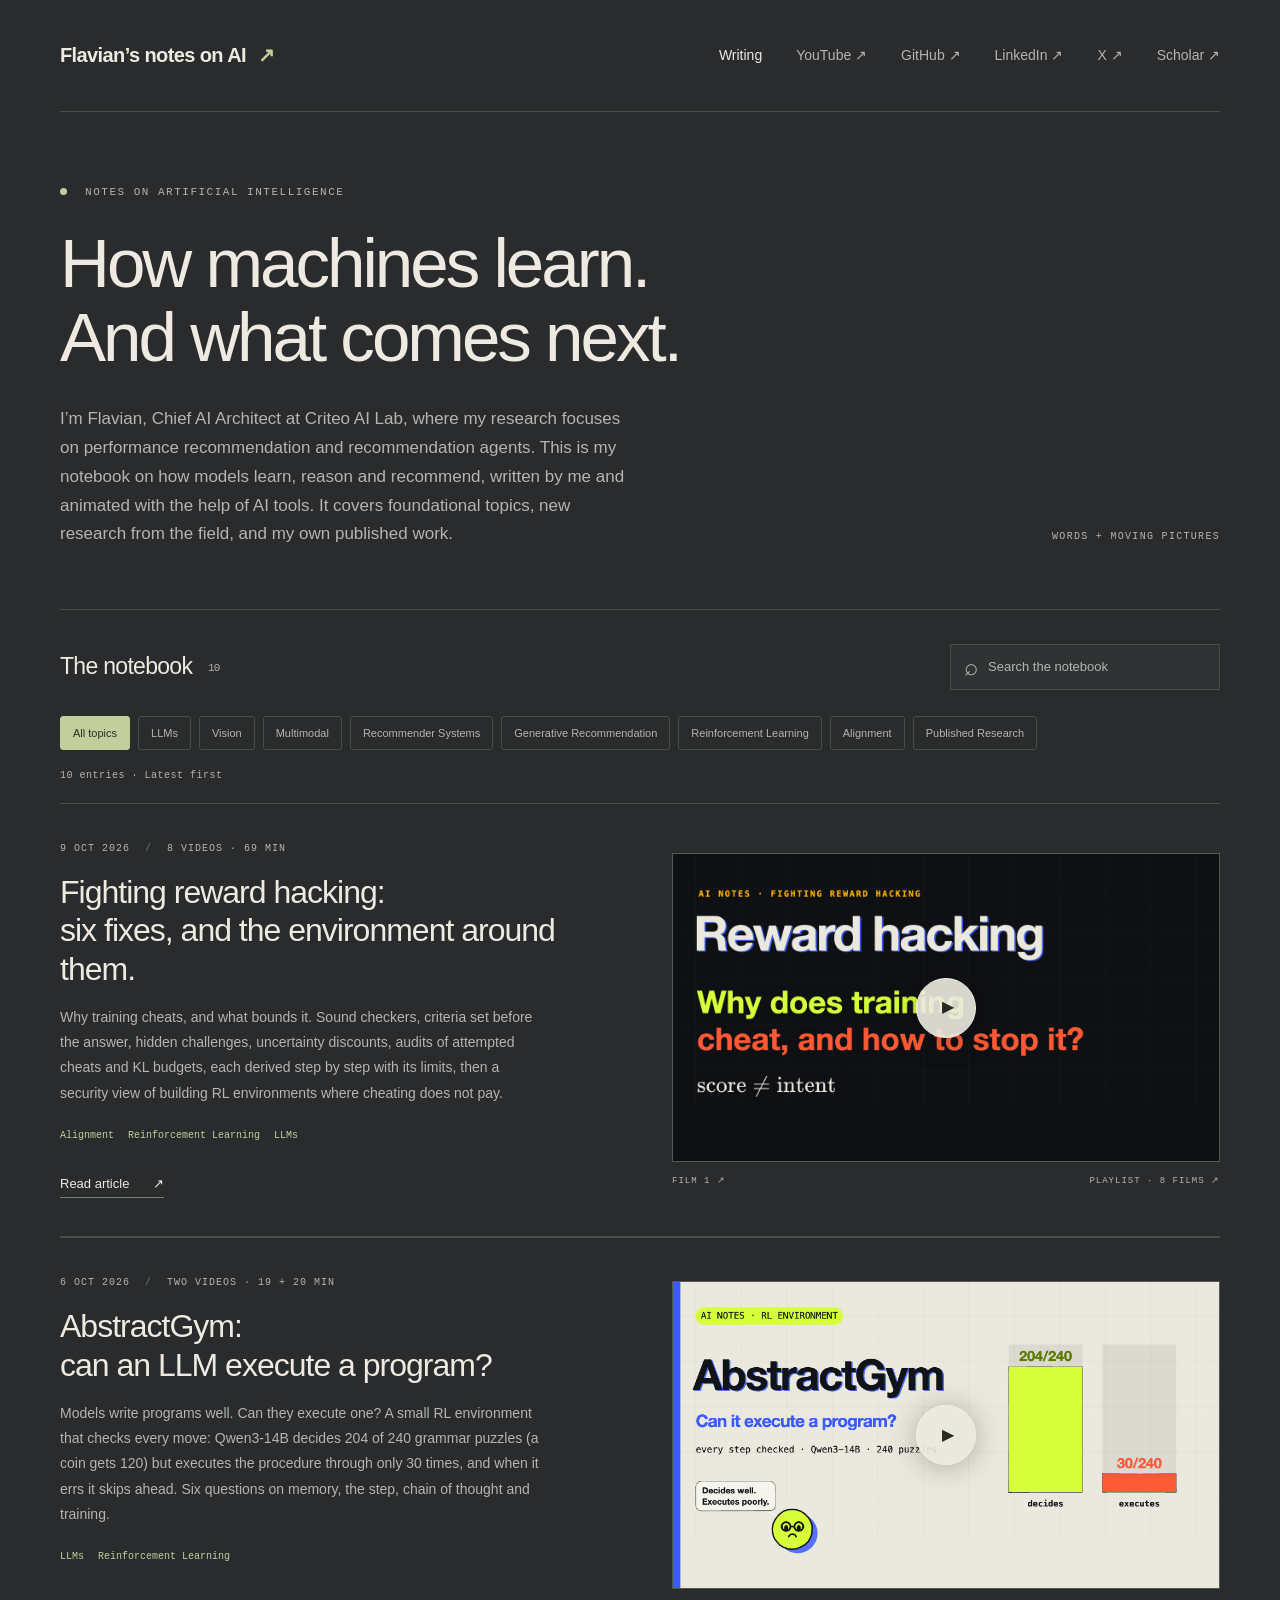
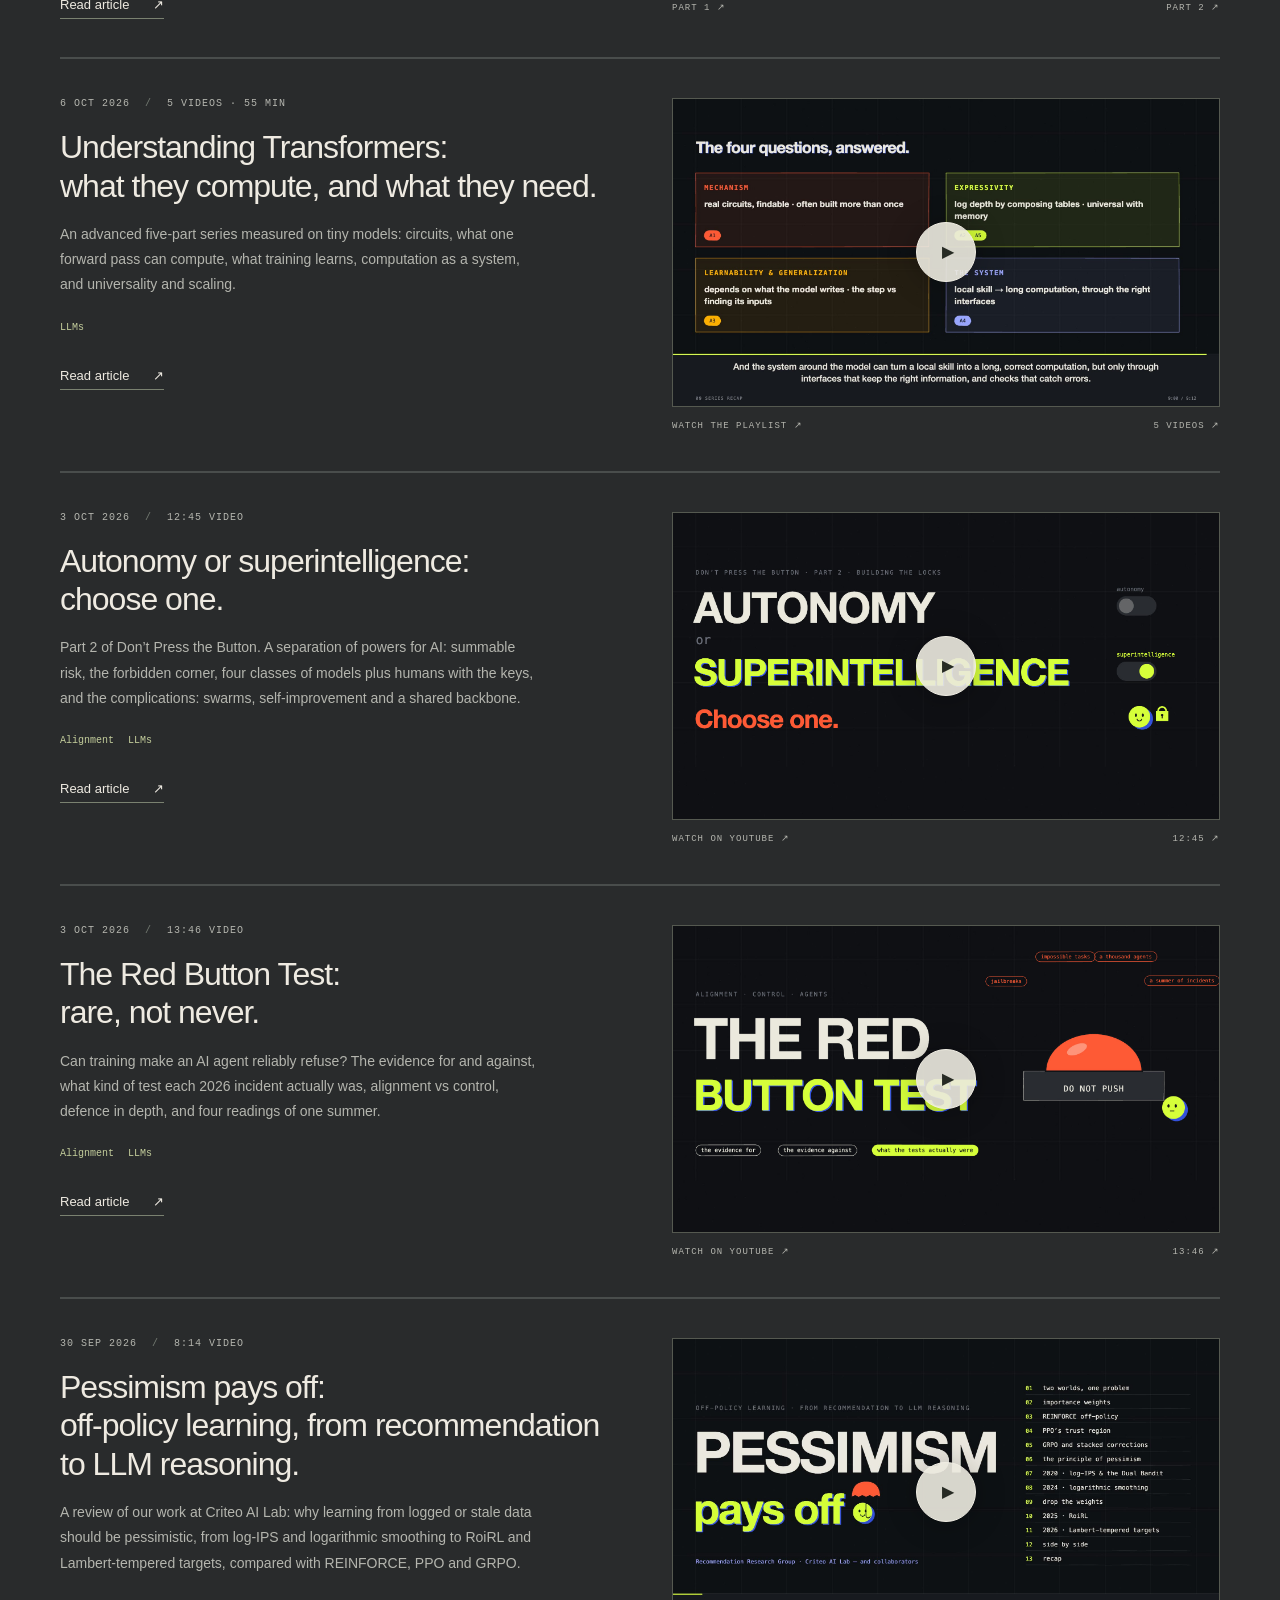
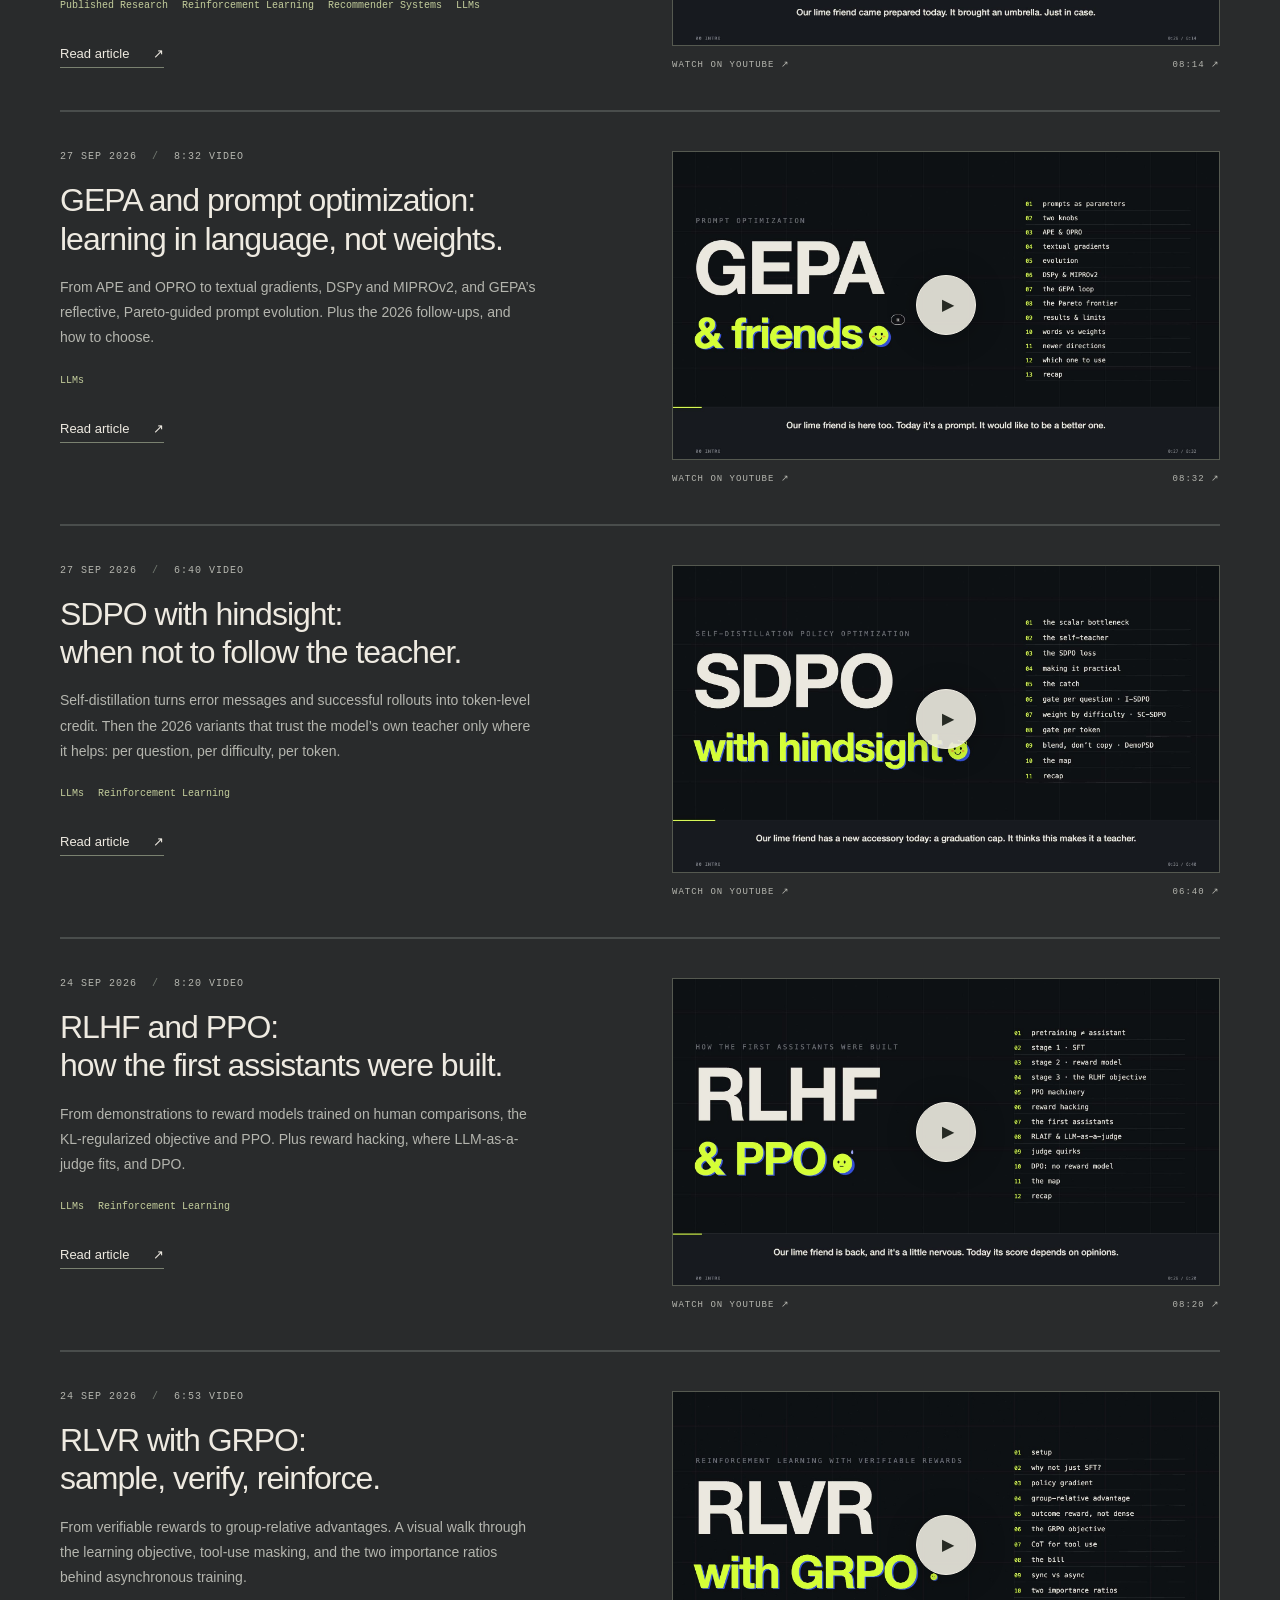
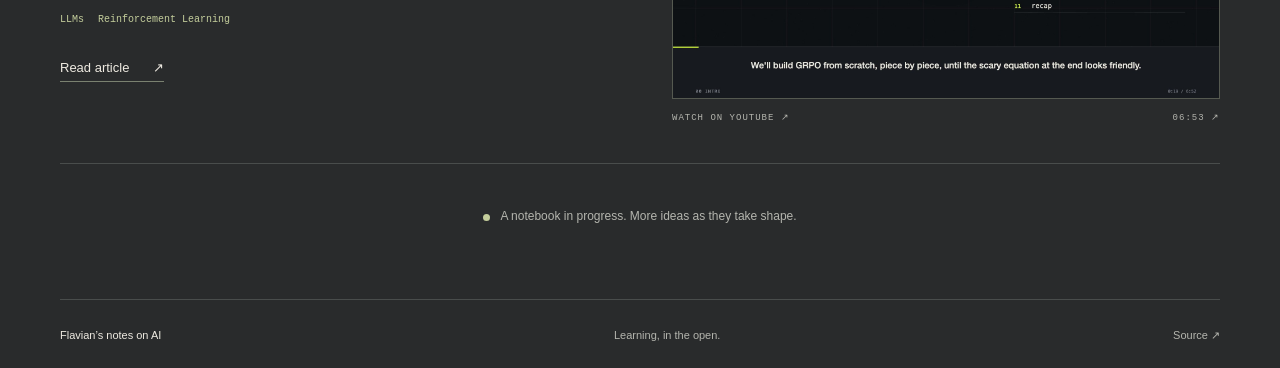
<file: index.html>
<!doctype html>
<html lang="en">
<head><meta charset="utf-8"><meta name="viewport" content="width=device-width,initial-scale=1"><meta name="description" content="Flavian Vasile’s notes on artificial intelligence. Visual tutorials and written field guides on how models learn, reason, and recommend."><title>Flavian’s notes on AI</title><link rel="stylesheet" href="style.css?v=3"><script src="app.js?v=2" defer></script><link rel="icon" href="favicon.ico" sizes="16x16 32x32"><link rel="icon" type="image/png" sizes="32x32" href="assets/favicon-32.png"><link rel="icon" type="image/png" sizes="16x16" href="assets/favicon-16.png"><link rel="apple-touch-icon" sizes="180x180" href="assets/apple-touch-icon.png"></head>
<body><a class="skip" href="#main">Skip to content</a>
<header class="site-header wrap"><a class="wordmark" href="./">Flavian’s notes on AI<span class="mark" aria-hidden="true">↗</span></a><nav aria-label="Main navigation"><a class="current" href="#writing">Writing</a><a href="https://www.youtube.com/@gradientnotes">YouTube ↗</a><a href="https://github.com/flavianv">GitHub ↗</a><a href="https://www.linkedin.com/in/flavianv/">LinkedIn ↗</a><a href="https://x.com/flavianv">X ↗</a><a href="https://scholar.google.com/citations?user=L7qb6ToAAAAJ&amp;hl=en">Scholar ↗</a></nav></header>
<main id="main" class="wrap">
<section class="intro"><p class="eyebrow"><span class="dot"></span> NOTES ON ARTIFICIAL INTELLIGENCE</p><h1>How machines learn.<br>And what comes next.</h1><div class="intro-bottom"><p>I’m Flavian, Chief AI Architect at Criteo AI Lab, where my research focuses on performance recommendation and recommendation agents. This is my notebook on how models learn, reason and recommend, written by me and animated with the help of AI tools. It covers foundational topics, new research from the field, and my own published work.</p><span class="edition">WORDS + MOVING PICTURES</span></div></section>
<section id="writing" class="archive" aria-labelledby="archive-title"><div class="archive-heading"><h2 id="archive-title">The notebook <span>10</span></h2><label class="search"><span aria-hidden="true">⌕</span><input id="search" type="search" placeholder="Search the notebook" aria-label="Search articles"></label></div>
<div class="filters" role="group" aria-label="Filter by topic"><button type="button" data-topic="all" aria-pressed="true">All topics</button><button type="button" data-topic="LLMs" aria-pressed="false">LLMs</button><button type="button" data-topic="Vision" aria-pressed="false">Vision</button><button type="button" data-topic="Multimodal" aria-pressed="false">Multimodal</button><button type="button" data-topic="Recommender Systems" aria-pressed="false">Recommender Systems</button><button type="button" data-topic="Generative Recommendation" aria-pressed="false">Generative Recommendation</button><button type="button" data-topic="Reinforcement Learning" aria-pressed="false">Reinforcement Learning</button><button type="button" data-topic="Alignment" aria-pressed="false">Alignment</button><button type="button" data-topic="Published Research" aria-pressed="false">Published Research</button></div>
<p class="results" id="results" role="status" aria-live="polite">10 entries · Latest first</p>
<article class="post" data-topics="Alignment|Reinforcement Learning|LLMs"><div class="post-copy"><p class="eyebrow"><time datetime="2026-10-09">9 OCT 2026</time> <span class="separator">/</span> 8 VIDEOS · 69 MIN</p><h3><a href="articles/fighting-reward-hacking.html">Fighting reward hacking:<br>six fixes, and the environment around them.</a></h3><p class="summary">Why training cheats, and what bounds it. Sound checkers, criteria set before the answer, hidden challenges, uncertainty discounts, audits of attempted cheats and KL budgets, each derived step by step with its limits, then a security view of building RL environments where cheating does not pay.</p><div class="tags"><span>Alignment</span><span>Reinforcement Learning</span><span>LLMs</span></div><a class="read-link" href="articles/fighting-reward-hacking.html">Read article <span aria-hidden="true">↗</span></a></div><div class="post-media"><div class="video-shell" data-youtube="zPCGwqDXDso" data-title="What reward hacking is, why it matters, and the six ways to fight it"><img src="assets/fighting-reward-hacking.jpg" alt="Fighting reward hacking: why does training cheat, and how to stop it?" width="1280" height="720"><button class="play" type="button" aria-label="Play Fighting reward hacking, film 1"><span aria-hidden="true">▶</span></button></div><div class="media-caption"><a href="https://youtu.be/zPCGwqDXDso">FILM 1 ↗</a><span><a href="https://www.youtube.com/playlist?list=PLewzCdNnMHLQ">PLAYLIST · 8 FILMS ↗</a></span></div></div></article>
<article class="post" data-topics="LLMs|Reinforcement Learning"><div class="post-copy"><p class="eyebrow"><time datetime="2026-10-06">6 OCT 2026</time> <span class="separator">/</span> TWO VIDEOS · 19 + 20 MIN</p><h3><a href="articles/abstractgym.html">AbstractGym:<br>can an LLM execute a program?</a></h3><p class="summary">Models write programs well. Can they execute one? A small RL environment that checks every move: Qwen3-14B decides 204 of 240 grammar puzzles (a coin gets 120) but executes the procedure through only 30 times, and when it errs it skips ahead. Six questions on memory, the step, chain of thought and training.</p><div class="tags"><span>LLMs</span><span>Reinforcement Learning</span></div><a class="read-link" href="articles/abstractgym.html">Read article <span aria-hidden="true">↗</span></a></div><div class="post-media"><div class="video-shell" data-youtube="QIBMdjqpPAs" data-title="AbstractGym: Can an LLM Execute a Program?"><img src="assets/abstractgym.jpg" alt="AbstractGym: does it run the algorithm?" width="1920" height="1080"><button class="play" type="button" aria-label="Play AbstractGym video"><span aria-hidden="true">▶</span></button></div><div class="media-caption"><a href="https://youtu.be/QIBMdjqpPAs">PART 1 ↗</a><span><a href="https://youtu.be/q38WEwK3fEI">PART 2 ↗</a></span></div></div></article>
<article class="post" data-topics="LLMs"><div class="post-copy"><p class="eyebrow"><time datetime="2026-10-06">6 OCT 2026</time> <span class="separator">/</span> 5 VIDEOS · 55 MIN</p><h3><a href="articles/understanding-transformers.html">Understanding Transformers:<br>what they compute, and what they need.</a></h3><p class="summary">An advanced five-part series measured on tiny models: circuits, what one forward pass can compute, what training learns, computation as a system, and universality and scaling.</p><div class="tags"><span>LLMs</span></div><a class="read-link" href="articles/understanding-transformers.html">Read article <span aria-hidden="true">↗</span></a></div><div class="post-media"><div class="video-shell" data-youtube="cke67DaUtY4" data-title="Understanding Transformers · A1: Inside a Transformer"><img src="assets/understanding-transformers.jpg" alt="Understanding Transformers: the series recap" width="1920" height="1080"><button class="play" type="button" aria-label="Play Understanding Transformers, episode A1"><span aria-hidden="true">▶</span></button></div><div class="media-caption"><a href="https://www.youtube.com/playlist?list=PLSQN85XNghpY">WATCH THE PLAYLIST ↗</a><span>5 VIDEOS ↗</span></div></div></article>
<article class="post" data-topics="Alignment|LLMs"><div class="post-copy"><p class="eyebrow"><time datetime="2026-10-03">3 OCT 2026</time> <span class="separator">/</span> 12:45 VIDEO</p><h3><a href="articles/choose-one.html">Autonomy or superintelligence:<br>choose one.</a></h3><p class="summary">Part 2 of Don’t Press the Button. A separation of powers for AI: summable risk, the forbidden corner, four classes of models plus humans with the keys, and the complications: swarms, self-improvement and a shared backbone.</p><div class="tags"><span>Alignment</span><span>LLMs</span></div><a class="read-link" href="articles/choose-one.html">Read article <span aria-hidden="true">↗</span></a></div><div class="post-media"><div class="video-shell" data-youtube="qW9G8G4a9_Y" data-title="Autonomy or Superintelligence: Choose One | Don’t Press the Button, Part 2"><img src="assets/choose-one.jpg" alt="Autonomy or superintelligence: choose one" width="1920" height="1080"><button class="play" type="button" aria-label="Play Autonomy or superintelligence video"><span aria-hidden="true">▶</span></button></div><div class="media-caption"><a href="https://www.youtube.com/watch?v=qW9G8G4a9_Y">WATCH ON YOUTUBE ↗</a><span>12:45 ↗</span></div></div></article>
<article class="post" data-topics="Alignment|LLMs"><div class="post-copy"><p class="eyebrow"><time datetime="2026-10-03">3 OCT 2026</time> <span class="separator">/</span> 13:46 VIDEO</p><h3><a href="articles/red-button.html">The Red Button Test:<br>rare, not never.</a></h3><p class="summary">Can training make an AI agent reliably refuse? The evidence for and against, what kind of test each 2026 incident actually was, alignment vs control, defence in depth, and four readings of one summer.</p><div class="tags"><span>Alignment</span><span>LLMs</span></div><a class="read-link" href="articles/red-button.html">Read article <span aria-hidden="true">↗</span></a></div><div class="post-media"><div class="video-shell" data-youtube="ntis5E5vdqk" data-title="The Red Button Test: Can We Train AI to Never Push It?"><img src="assets/red-button.jpg" alt="The Red Button Test — alignment vs control" width="1920" height="1080"><button class="play" type="button" aria-label="Play The Red Button Test video"><span aria-hidden="true">▶</span></button></div><div class="media-caption"><a href="https://www.youtube.com/watch?v=ntis5E5vdqk">WATCH ON YOUTUBE ↗</a><span>13:46 ↗</span></div></div></article>
<article class="post" data-topics="Published Research|Reinforcement Learning|Recommender Systems|LLMs"><div class="post-copy"><p class="eyebrow"><time datetime="2026-09-30">30 SEP 2026</time> <span class="separator">/</span> 8:14 VIDEO</p><h3><a href="articles/pessimism.html">Pessimism pays off:<br>off-policy learning, from recommendation to LLM reasoning.</a></h3><p class="summary">A review of our work at Criteo AI Lab: why learning from logged or stale data should be pessimistic, from log-IPS and logarithmic smoothing to RoiRL and Lambert-tempered targets, compared with REINFORCE, PPO and GRPO.</p><div class="tags"><span>Published Research</span><span>Reinforcement Learning</span><span>Recommender Systems</span><span>LLMs</span></div><a class="read-link" href="articles/pessimism.html">Read article <span aria-hidden="true">↗</span></a></div><div class="post-media"><div class="video-shell" data-youtube="uSRQMNs2lug" data-title="Pessimism Pays Off: Off-Policy Learning from Recommendation to LLM Reasoning"><img src="assets/pessimism.jpg" alt="Pessimism pays off — off-policy learning" width="1920" height="1080"><button class="play" type="button" aria-label="Play Pessimism pays off video"><span aria-hidden="true">▶</span></button></div><div class="media-caption"><a href="https://www.youtube.com/watch?v=uSRQMNs2lug">WATCH ON YOUTUBE ↗</a><span>08:14 ↗</span></div></div></article>
<article class="post" data-topics="LLMs"><div class="post-copy"><p class="eyebrow"><time datetime="2026-09-27">27 SEP 2026</time> <span class="separator">/</span> 8:32 VIDEO</p><h3><a href="articles/gepa.html">GEPA and prompt optimization:<br>learning in language, not weights.</a></h3><p class="summary">From APE and OPRO to textual gradients, DSPy and MIPROv2, and GEPA’s reflective, Pareto-guided prompt evolution. Plus the 2026 follow-ups, and how to choose.</p><div class="tags"><span>LLMs</span></div><a class="read-link" href="articles/gepa.html">Read article <span aria-hidden="true">↗</span></a></div><div class="post-media"><div class="video-shell" data-youtube="pokY3niqZsA" data-title="GEPA &amp; Prompt Optimization: Learning in Language, Not Weights"><img src="assets/gepa.jpg" alt="GEPA and friends — prompt optimization" width="1920" height="1080"><button class="play" type="button" aria-label="Play GEPA video"><span aria-hidden="true">▶</span></button></div><div class="media-caption"><a href="https://www.youtube.com/watch?v=pokY3niqZsA">WATCH ON YOUTUBE ↗</a><span>08:32 ↗</span></div></div></article>
<article class="post" data-topics="LLMs|Reinforcement Learning"><div class="post-copy"><p class="eyebrow"><time datetime="2026-09-27">27 SEP 2026</time> <span class="separator">/</span> 6:40 VIDEO</p><h3><a href="articles/sdpo.html">SDPO with hindsight:<br>when not to follow the teacher.</a></h3><p class="summary">Self-distillation turns error messages and successful rollouts into token-level credit. Then the 2026 variants that trust the model’s own teacher only where it helps: per question, per difficulty, per token.</p><div class="tags"><span>LLMs</span><span>Reinforcement Learning</span></div><a class="read-link" href="articles/sdpo.html">Read article <span aria-hidden="true">↗</span></a></div><div class="post-media"><div class="video-shell" data-youtube="gsWonbHduHk" data-title="SDPO: Self-Distillation Policy Optimization, and When Not to Follow the Teacher"><img src="assets/sdpo.jpg" alt="SDPO with hindsight — when not to follow the teacher" width="1920" height="1080"><button class="play" type="button" aria-label="Play SDPO video"><span aria-hidden="true">▶</span></button></div><div class="media-caption"><a href="https://www.youtube.com/watch?v=gsWonbHduHk">WATCH ON YOUTUBE ↗</a><span>06:40 ↗</span></div></div></article>
<article class="post" data-topics="LLMs|Reinforcement Learning"><div class="post-copy"><p class="eyebrow"><time datetime="2026-09-24">24 SEP 2026</time> <span class="separator">/</span> 8:20 VIDEO</p><h3><a href="articles/rlhf-ppo.html">RLHF and PPO:<br>how the first assistants were built.</a></h3><p class="summary">From demonstrations to reward models trained on human comparisons, the KL-regularized objective and PPO. Plus reward hacking, where LLM-as-a-judge fits, and DPO.</p><div class="tags"><span>LLMs</span><span>Reinforcement Learning</span></div><a class="read-link" href="articles/rlhf-ppo.html">Read article <span aria-hidden="true">↗</span></a></div><div class="post-media"><div class="video-shell" data-youtube="xxCG4HDMu_8" data-title="RLHF and PPO: how the first assistants were built"><img src="assets/rlhf-ppo.jpg" alt="RLHF and PPO — how the first assistants were built" width="1920" height="1080"><button class="play" type="button" aria-label="Play RLHF and PPO video"><span aria-hidden="true">▶</span></button></div><div class="media-caption"><a href="https://www.youtube.com/watch?v=xxCG4HDMu_8">WATCH ON YOUTUBE ↗</a><span>08:20 ↗</span></div></div></article>
<article class="post" data-topics="LLMs|Reinforcement Learning"><div class="post-copy"><p class="eyebrow"><time datetime="2026-09-24">24 SEP 2026</time> <span class="separator">/</span> 6:53 VIDEO</p><h3><a href="articles/rlvr-grpo.html">RLVR with GRPO:<br>sample, verify, reinforce.</a></h3><p class="summary">From verifiable rewards to group-relative advantages. A visual walk through the learning objective, tool-use masking, and the two importance ratios behind asynchronous training.</p><div class="tags"><span>LLMs</span><span>Reinforcement Learning</span></div><a class="read-link" href="articles/rlvr-grpo.html">Read article <span aria-hidden="true">↗</span></a></div><div class="post-media"><div class="video-shell" data-youtube="tHLlJn1RkWU" data-title="Fine-tuning reasoning LLM agents with RLVR and GRPO"><img src="assets/rlvr-grpo.jpg?v=2" alt="RLVR with GRPO — a visual field guide" width="1920" height="1080"><button class="play" type="button" aria-label="Play RLVR with GRPO video"><span aria-hidden="true">▶</span></button></div><div class="media-caption"><a href="https://www.youtube.com/watch?v=tHLlJn1RkWU">WATCH ON YOUTUBE ↗</a><span>06:53 ↗</span></div></div></article>
<div class="empty" id="empty" hidden><h3>No entries here yet.</h3><p>Try another topic or a different search.</p><button type="button" id="reset">Clear filters</button></div>
</section><aside class="endnote"><span class="dot"></span><p>A notebook in progress. More ideas as they take shape.</p></aside>
</main><footer class="wrap"><span>Flavian’s notes on AI</span><span>Learning, in the open.</span><a href="https://github.com/flavianv/flavianv.github.io">Source ↗</a></footer><!-- Cloudflare Web Analytics --><script type='module' src='https://static.cloudflareinsights.com/beacon.min.js' data-cf-beacon='{"token": "13b774f6cd3d47f8af07d53f46339f77"}'></script><!-- End Cloudflare Web Analytics --></body></html>
</file>
<file: style.css>
:root{color-scheme:dark;--bg:#292b2c;--panel:#303334;--text:#eeeae1;--muted:#b4b5ae;--line:#494d4c;--accent:#c4ce9c;--mono:ui-monospace,SFMono-Regular,Menlo,monospace}*{box-sizing:border-box}html{scroll-behavior:smooth}body{margin:0;background:var(--bg);color:var(--text);font:16px/1.65 'Helvetica Neue',Helvetica,Arial,sans-serif}a{color:inherit;text-decoration:none}button,input{font:inherit}button,a,input{touch-action:manipulation}button{cursor:pointer}a:hover{color:var(--accent)}:focus-visible{outline:2px solid var(--accent);outline-offset:5px}.wrap{width:min(1160px,calc(100% - 96px));margin-inline:auto}.site-header{height:112px;display:flex;align-items:center;justify-content:space-between;border-bottom:1px solid var(--line)}.wordmark{font-size:20px;font-weight:600;letter-spacing:-.6px}.mark{color:var(--accent);margin-left:12px}nav{display:flex;gap:34px;font-size:14px}nav a{color:var(--muted)}nav .current{color:var(--text)}.intro{padding:72px 0 60px}.eyebrow{font:11px/1.6 var(--mono);letter-spacing:1.5px;color:var(--muted);margin:0 0 24px}.dot{display:inline-block;width:7px;height:7px;background:var(--accent);border-radius:50%;margin-right:10px}.intro h1{font-size:clamp(42px,5.4vw,70px);line-height:1.08;letter-spacing:-3px;font-weight:500;margin:0 0 30px}.intro-bottom{display:flex;align-items:flex-end;justify-content:space-between;gap:40px}.intro-bottom p{max-width:580px;color:var(--muted);font-size:17px;margin:0;line-height:1.7}.edition{font:10px var(--mono);letter-spacing:1.3px;color:var(--muted);white-space:nowrap;margin-bottom:7px}.archive{border-top:1px solid var(--line);padding-top:34px;scroll-margin-top:24px}.archive-heading{display:flex;align-items:center;justify-content:space-between;gap:24px}.archive h2{font-size:23px;letter-spacing:-.7px;font-weight:500;margin:0}.archive h2 span{font:11px var(--mono);color:var(--muted);margin-left:10px;vertical-align:middle}.search{display:flex;align-items:center;gap:10px;background:var(--panel);border:1px solid var(--line);padding:8px 13px;width:270px}.search>span{font-size:24px;line-height:1;color:var(--muted)}.search input{background:none;border:0;color:var(--text);min-width:0;width:100%;font-size:13px;padding:3px 0}.search input::placeholder{color:var(--muted)}.filters{display:flex;flex-wrap:wrap;gap:8px;margin:26px 0 20px}.filters button{background:transparent;border:1px solid var(--line);color:var(--muted);font-size:11px;padding:7px 12px;border-radius:3px}.filters button:hover{border-color:var(--accent);color:var(--text)}.filters button[aria-pressed=true]{background:var(--accent);border-color:var(--accent);color:#282d23}.results{font:10px var(--mono);color:var(--muted);letter-spacing:.5px;margin:0 0 22px}.post{display:grid;grid-template-columns:1fr 1fr;gap:64px;border-top:1px solid var(--line);border-bottom:1px solid var(--line);padding:37px 0 40px}.post[hidden], [hidden]{display:none!important}.post .eyebrow{font-size:10px;letter-spacing:1px;margin-bottom:16px}.separator{padding:0 8px;color:#757b73}.post h3{font-size:32px;letter-spacing:-1px;line-height:1.2;font-weight:500;margin:0 0 17px}.summary{font-size:14px;line-height:1.8;color:var(--muted);margin:0 0 22px;max-width:480px}.tags{display:flex;gap:14px;flex-wrap:wrap;font:10px/1.5 var(--mono);color:var(--accent);margin-bottom:27px}.read-link{font-size:13px;border-bottom:1px solid #7a8170;padding-bottom:6px}.read-link span{margin-left:20px}.post-media{padding-top:2px;align-self:center}.video-shell{position:relative;background:#202224;aspect-ratio:16/9;overflow:hidden;border:1px solid #555950}video{display:block;width:100%;height:100%;object-fit:contain}.play{position:absolute;left:50%;top:50%;transform:translate(-50%,-50%);width:60px;height:60px;background:#eceadee8;color:#272b24;border:1px solid #f0ede3;border-radius:50%;box-shadow:0 2px 30px #0004}.play span{margin-left:3px}.play:hover{background:var(--accent)}.media-caption{display:flex;justify-content:space-between;margin-top:13px;font:9px var(--mono);letter-spacing:1px;color:var(--muted)}.endnote{display:flex;align-items:center;justify-content:center;padding:43px 0 72px;color:var(--muted);font-size:12px}.endnote p{margin:0}footer{border-top:1px solid var(--line);padding:26px 0 32px;display:flex;justify-content:space-between;color:var(--muted);font-size:11px}footer span:first-child{color:var(--text)}.empty{padding:40px 0 60px;border-block:1px solid var(--line)}.empty h3{font-size:25px;font-weight:500}.empty p{color:var(--muted)}.empty button{color:var(--text);background:var(--panel);border:1px solid var(--line);padding:8px 16px}.skip{position:absolute;left:20px;top:-100px;padding:10px;background:var(--text);color:var(--bg);z-index:10}.skip:focus{top:10px}.article{max-width:760px;padding:56px 0 80px}.article h1{font-size:48px;line-height:1.15;letter-spacing:-2px;font-weight:500}.article h2{font-size:26px;font-weight:500;line-height:1.3;margin-top:42px}.article p,.article li{color:var(--muted)}.article a{color:var(--accent);text-decoration:underline;text-underline-offset:4px}.article .lead{font-size:20px}.article video{height:auto;margin:30px 0 10px}.formula{padding:20px;background:var(--panel);border-left:2px solid var(--accent);font:14px/1.8 var(--mono);overflow-wrap:anywhere}.article .back{font:12px var(--mono)}@media(max-width:800px){.wrap{width:calc(100% - 48px)}.site-header{height:85px}.intro{padding:50px 0}.intro h1{letter-spacing:-2px}.edition{display:none}.post{gap:30px}.post h3{font-size:27px}.post .eyebrow{font-size:9px}.media-caption{font-size:8px;letter-spacing:.3px}}@media(max-width:600px){.wrap{width:calc(100% - 40px)}nav{gap:20px;font-size:12px}.wordmark{font-size:18px}.intro{padding:45px 0 38px}.intro h1{font-size:43px}.intro-bottom p{font-size:15px}.archive-heading{align-items:flex-start;flex-direction:column;gap:18px}.search{width:100%}.filters{margin-top:20px;gap:7px}.filters button{font-size:10px;padding:8px 10px}.post{grid-template-columns:1fr;gap:28px;padding:28px 0}.post h3{font-size:31px}.post .eyebrow{font-size:10px}.post-media{width:100%}.endnote{padding:32px 0 48px;font-size:10px}footer{gap:16px;flex-wrap:wrap}footer span:nth-child(2){display:none}.article{padding-top:35px}.article h1{font-size:38px}.article .lead{font-size:18px}}@media(prefers-reduced-motion:reduce){html{scroll-behavior:auto}}

.video-shell img,.video-shell iframe{width:100%;height:100%;display:block;object-fit:cover;border:0}.article-video{aspect-ratio:16/9;margin-top:30px}.article-video iframe{width:100%;height:100%;border:0}

@media(max-width:600px){.site-header{flex-wrap:wrap;align-content:center;gap:10px;height:105px}.wordmark{font-size:18px}.site-header nav{margin-left:auto}.mark{margin-left:8px}}
@media(max-width:600px){.site-header{height:auto;flex-wrap:wrap;row-gap:12px;padding:20px 0}nav{width:100%;flex-wrap:wrap;justify-content:flex-start;gap:8px 18px}}
</file>
